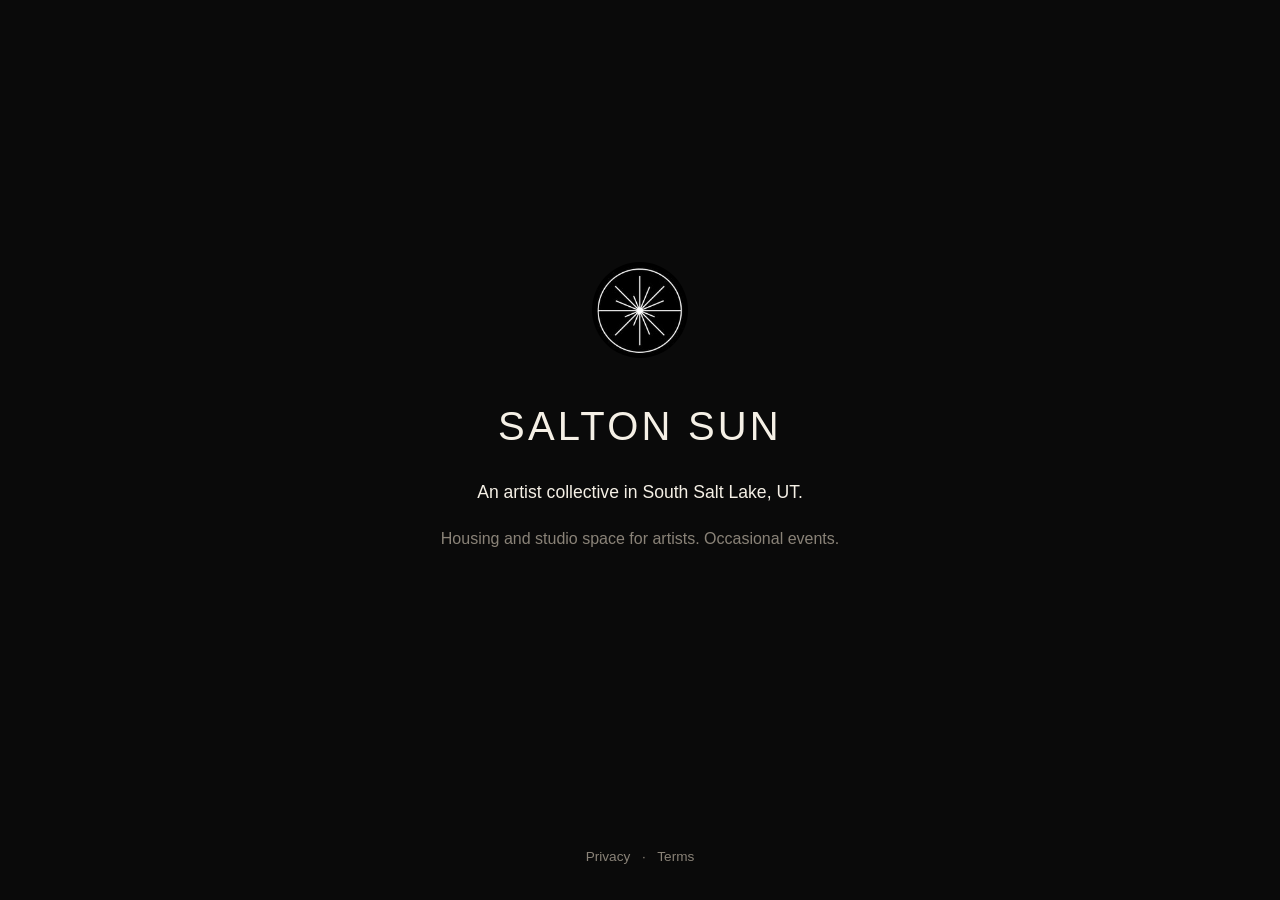
<file: index.html>
<!DOCTYPE html>
<html lang="en">
<head>
    <meta charset="UTF-8">
    <meta name="viewport" content="width=device-width, initial-scale=1.0">
    <title>Salton Sun</title>
    <meta name="description" content="Salton Sun is an artist collective in South Salt Lake, UT providing housing, studio space, and events.">
    <link rel="icon" type="image/jpeg" href="img/ss_logo.jpg">
    <link rel="stylesheet" href="styles.css">
</head>
<body>
    <main class="home">
        <img src="img/ss_logo.jpg" alt="Salton Sun" class="logo">
        <h1>Salton Sun</h1>
        <p class="tagline">An artist collective in South Salt Lake, UT.</p>
        <p class="body">Housing and studio space for artists. Occasional events.</p>
        <!-- <p class="contact"><a href="mailto:hello@saltonsun.com">hello@saltonsun.com</a></p> -->
    </main>
    <footer>
        <a href="privacy.html">Privacy</a>
        <span>·</span>
        <a href="terms.html">Terms</a>
    </footer>
</body>
</html>
</file>
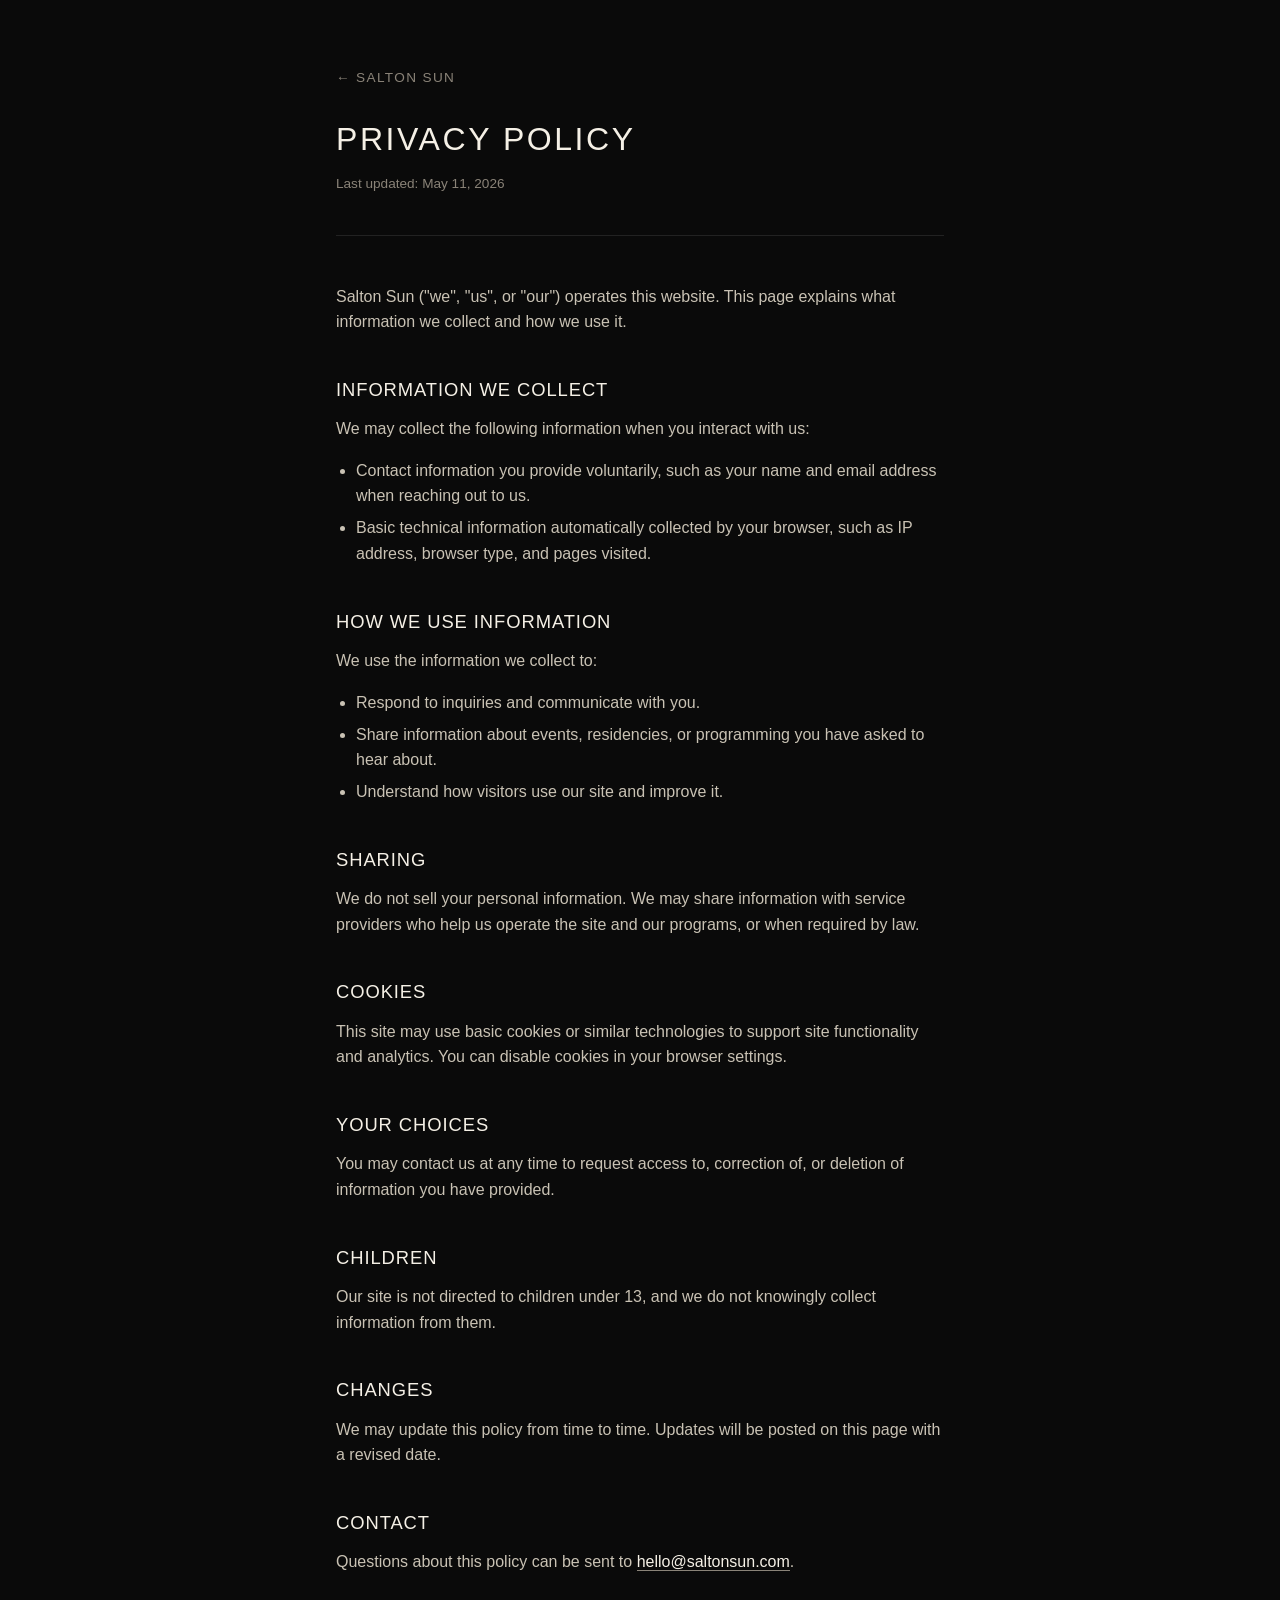
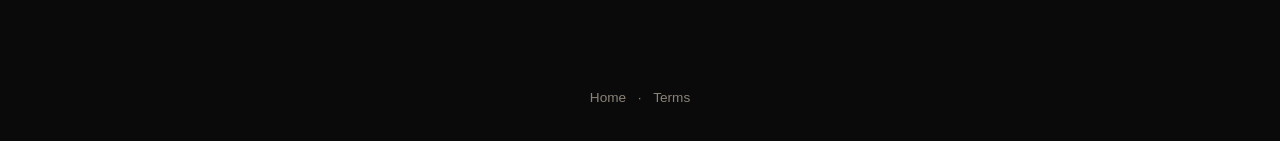
<file: privacy.html>
<!DOCTYPE html>
<html lang="en">
<head>
    <meta charset="UTF-8">
    <meta name="viewport" content="width=device-width, initial-scale=1.0">
    <title>Privacy Policy — Salton Sun</title>
    <link rel="icon" type="image/jpeg" href="img/ss_logo.jpg">
    <link rel="stylesheet" href="styles.css">
</head>
<body>
    <article class="page">
        <div class="page-header">
            <a href="index.html">← Salton Sun</a>
            <h1>Privacy Policy</h1>
            <p class="updated">Last updated: May 11, 2026</p>
        </div>

        <p>Salton Sun ("we", "us", or "our") operates this website. This page explains what information we collect and how we use it.</p>

        <h2>Information We Collect</h2>
        <p>We may collect the following information when you interact with us:</p>
        <ul>
            <li>Contact information you provide voluntarily, such as your name and email address when reaching out to us.</li>
            <li>Basic technical information automatically collected by your browser, such as IP address, browser type, and pages visited.</li>
        </ul>

        <h2>How We Use Information</h2>
        <p>We use the information we collect to:</p>
        <ul>
            <li>Respond to inquiries and communicate with you.</li>
            <li>Share information about events, residencies, or programming you have asked to hear about.</li>
            <li>Understand how visitors use our site and improve it.</li>
        </ul>

        <h2>Sharing</h2>
        <p>We do not sell your personal information. We may share information with service providers who help us operate the site and our programs, or when required by law.</p>

        <h2>Cookies</h2>
        <p>This site may use basic cookies or similar technologies to support site functionality and analytics. You can disable cookies in your browser settings.</p>

        <h2>Your Choices</h2>
        <p>You may contact us at any time to request access to, correction of, or deletion of information you have provided.</p>

        <h2>Children</h2>
        <p>Our site is not directed to children under 13, and we do not knowingly collect information from them.</p>

        <h2>Changes</h2>
        <p>We may update this policy from time to time. Updates will be posted on this page with a revised date.</p>

        <h2>Contact</h2>
        <p>Questions about this policy can be sent to <a href="mailto:hello@saltonsun.com">hello@saltonsun.com</a>.</p>
    </article>
    <footer>
        <a href="index.html">Home</a>
        <span>·</span>
        <a href="terms.html">Terms</a>
    </footer>
</body>
</html>
</file>
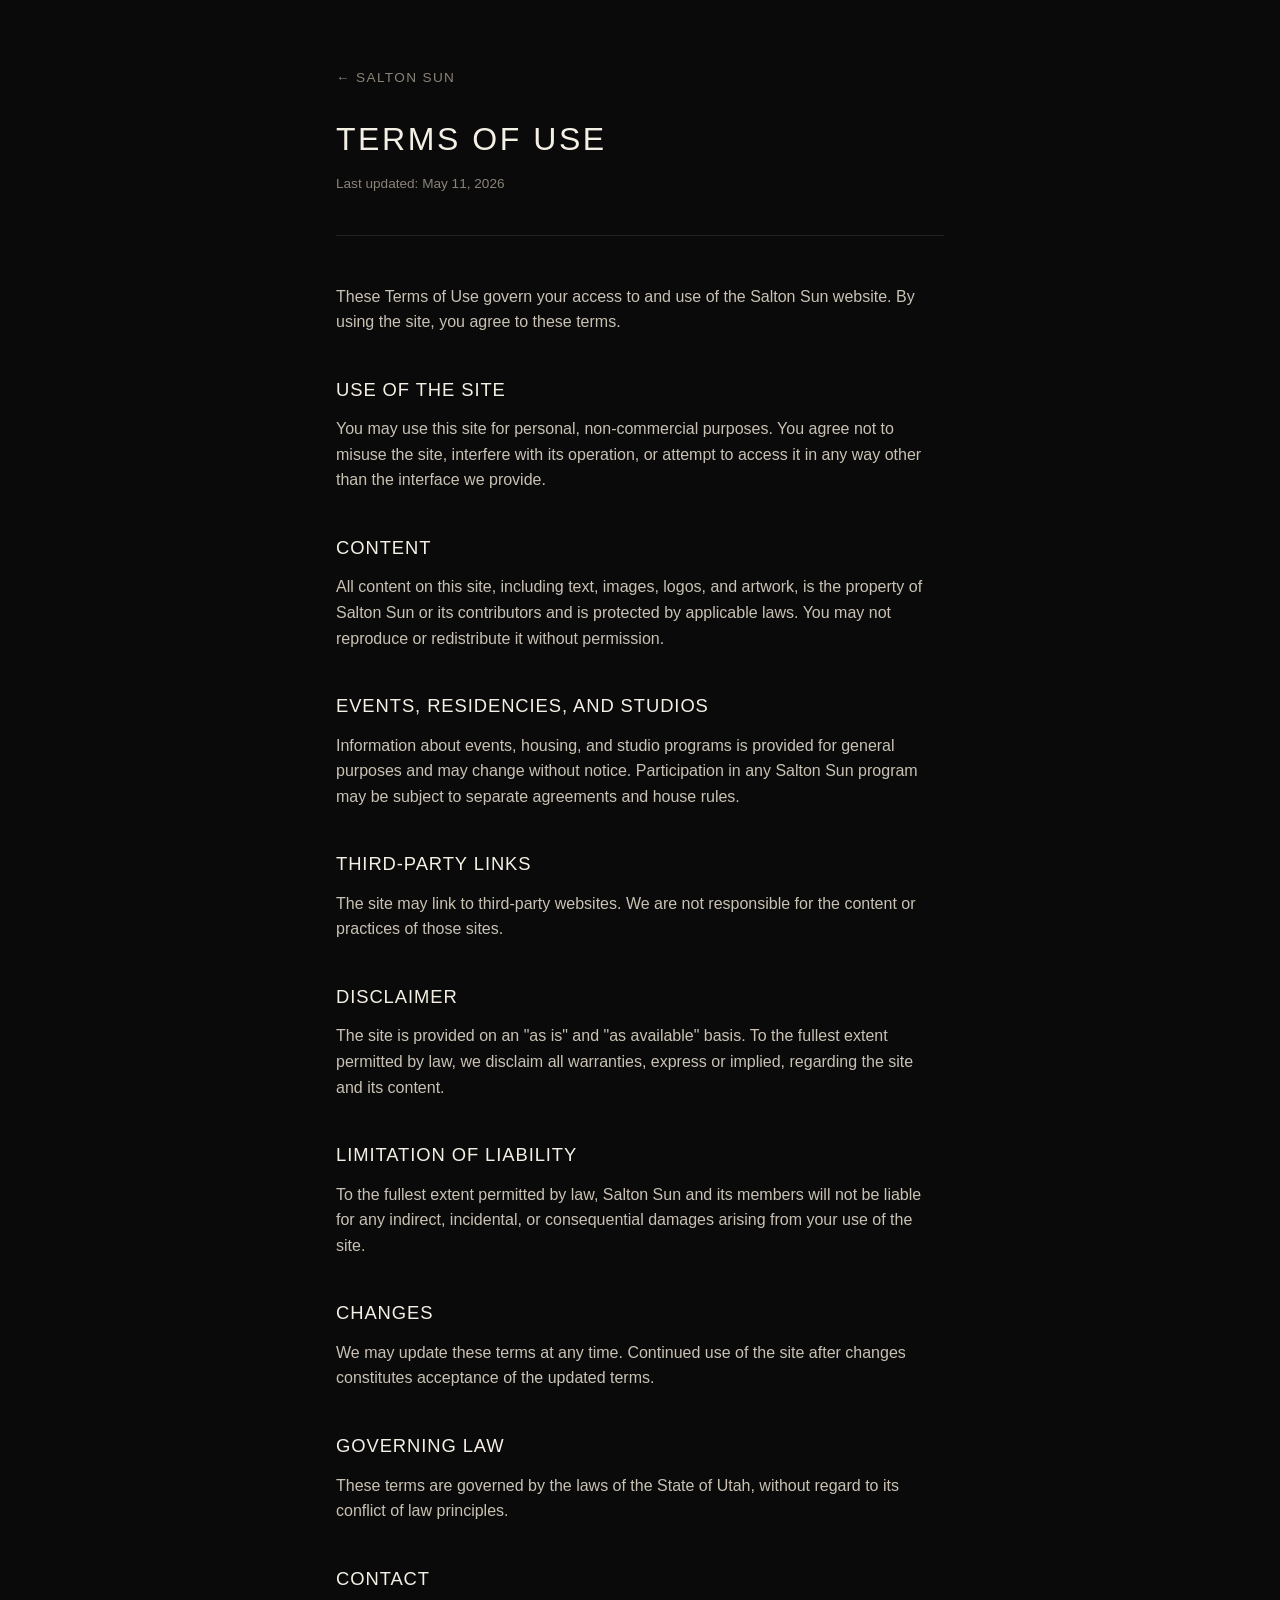
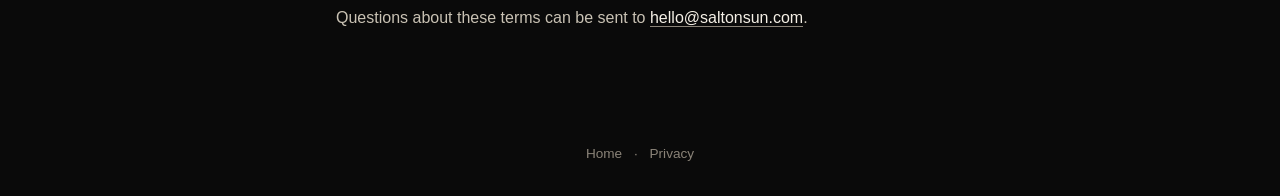
<file: terms.html>
<!DOCTYPE html>
<html lang="en">
<head>
    <meta charset="UTF-8">
    <meta name="viewport" content="width=device-width, initial-scale=1.0">
    <title>Terms of Use — Salton Sun</title>
    <link rel="icon" type="image/jpeg" href="img/ss_logo.jpg">
    <link rel="stylesheet" href="styles.css">
</head>
<body>
    <article class="page">
        <div class="page-header">
            <a href="index.html">← Salton Sun</a>
            <h1>Terms of Use</h1>
            <p class="updated">Last updated: May 11, 2026</p>
        </div>

        <p>These Terms of Use govern your access to and use of the Salton Sun website. By using the site, you agree to these terms.</p>

        <h2>Use of the Site</h2>
        <p>You may use this site for personal, non-commercial purposes. You agree not to misuse the site, interfere with its operation, or attempt to access it in any way other than the interface we provide.</p>

        <h2>Content</h2>
        <p>All content on this site, including text, images, logos, and artwork, is the property of Salton Sun or its contributors and is protected by applicable laws. You may not reproduce or redistribute it without permission.</p>

        <h2>Events, Residencies, and Studios</h2>
        <p>Information about events, housing, and studio programs is provided for general purposes and may change without notice. Participation in any Salton Sun program may be subject to separate agreements and house rules.</p>

        <h2>Third-Party Links</h2>
        <p>The site may link to third-party websites. We are not responsible for the content or practices of those sites.</p>

        <h2>Disclaimer</h2>
        <p>The site is provided on an "as is" and "as available" basis. To the fullest extent permitted by law, we disclaim all warranties, express or implied, regarding the site and its content.</p>

        <h2>Limitation of Liability</h2>
        <p>To the fullest extent permitted by law, Salton Sun and its members will not be liable for any indirect, incidental, or consequential damages arising from your use of the site.</p>

        <h2>Changes</h2>
        <p>We may update these terms at any time. Continued use of the site after changes constitutes acceptance of the updated terms.</p>

        <h2>Governing Law</h2>
        <p>These terms are governed by the laws of the State of Utah, without regard to its conflict of law principles.</p>

        <h2>Contact</h2>
        <p>Questions about these terms can be sent to <a href="mailto:hello@saltonsun.com">hello@saltonsun.com</a>.</p>
    </article>
    <footer>
        <a href="index.html">Home</a>
        <span>·</span>
        <a href="privacy.html">Privacy</a>
    </footer>
</body>
</html>
</file>
<file: styles.css>
:root {
    --bg: #0a0a0a;
    --fg: #f5f0e6;
    --muted: #8a8378;
    --accent: #e6a85c;
}

* {
    box-sizing: border-box;
    margin: 0;
    padding: 0;
}

html, body {
    height: 100%;
}

body {
    background: var(--bg);
    color: var(--fg);
    font-family: 'Helvetica Neue', Helvetica, Arial, sans-serif;
    font-weight: 300;
    line-height: 1.6;
    display: flex;
    flex-direction: column;
    min-height: 100vh;
}

a {
    color: var(--fg);
    text-decoration: none;
    border-bottom: 1px solid var(--muted);
    transition: border-color 0.2s, color 0.2s;
}

a:hover {
    color: var(--accent);
    border-color: var(--accent);
}

.home {
    flex: 1;
    display: flex;
    flex-direction: column;
    align-items: center;
    justify-content: center;
    text-align: center;
    padding: 2rem;
    gap: 1.25rem;
}

.logo {
    width: 96px;
    height: 96px;
    border-radius: 50%;
    margin-bottom: 1rem;
}

h1 {
    font-size: 2.5rem;
    font-weight: 200;
    letter-spacing: 0.08em;
    text-transform: uppercase;
}

.tagline {
    font-size: 1.1rem;
    color: var(--fg);
    max-width: 32rem;
}

.body {
    color: var(--muted);
    max-width: 32rem;
}

.contact {
    margin-top: 1rem;
    font-size: 0.95rem;
}

footer {
    text-align: center;
    padding: 2rem;
    font-size: 0.85rem;
    color: var(--muted);
}

footer a {
    color: var(--muted);
    border: none;
}

footer a:hover {
    color: var(--accent);
}

footer span {
    margin: 0 0.5rem;
}

.page {
    max-width: 42rem;
    margin: 0 auto;
    padding: 4rem 2rem;
    flex: 1;
}

.page-header {
    margin-bottom: 3rem;
    padding-bottom: 1.5rem;
    border-bottom: 1px solid #222;
}

.page-header a {
    border: none;
    color: var(--muted);
    font-size: 0.85rem;
    letter-spacing: 0.1em;
    text-transform: uppercase;
}

.page-header a:hover {
    color: var(--accent);
}

.page h1 {
    margin-top: 1.5rem;
    font-size: 2rem;
}

.page .updated {
    color: var(--muted);
    font-size: 0.85rem;
    margin-top: 0.5rem;
}

.page h2 {
    font-size: 1.15rem;
    font-weight: 400;
    margin-top: 2.5rem;
    margin-bottom: 0.75rem;
    letter-spacing: 0.05em;
    text-transform: uppercase;
}

.page p {
    color: #c9c2b4;
    margin-bottom: 1rem;
}

.page ul {
    color: #c9c2b4;
    padding-left: 1.25rem;
    margin-bottom: 1rem;
}

.page li {
    margin-bottom: 0.4rem;
}

@media (max-width: 600px) {
    h1 {
        font-size: 2rem;
    }
    .logo {
        width: 80px;
        height: 80px;
    }
    .page {
        padding: 3rem 1.5rem;
    }
}
</file>
